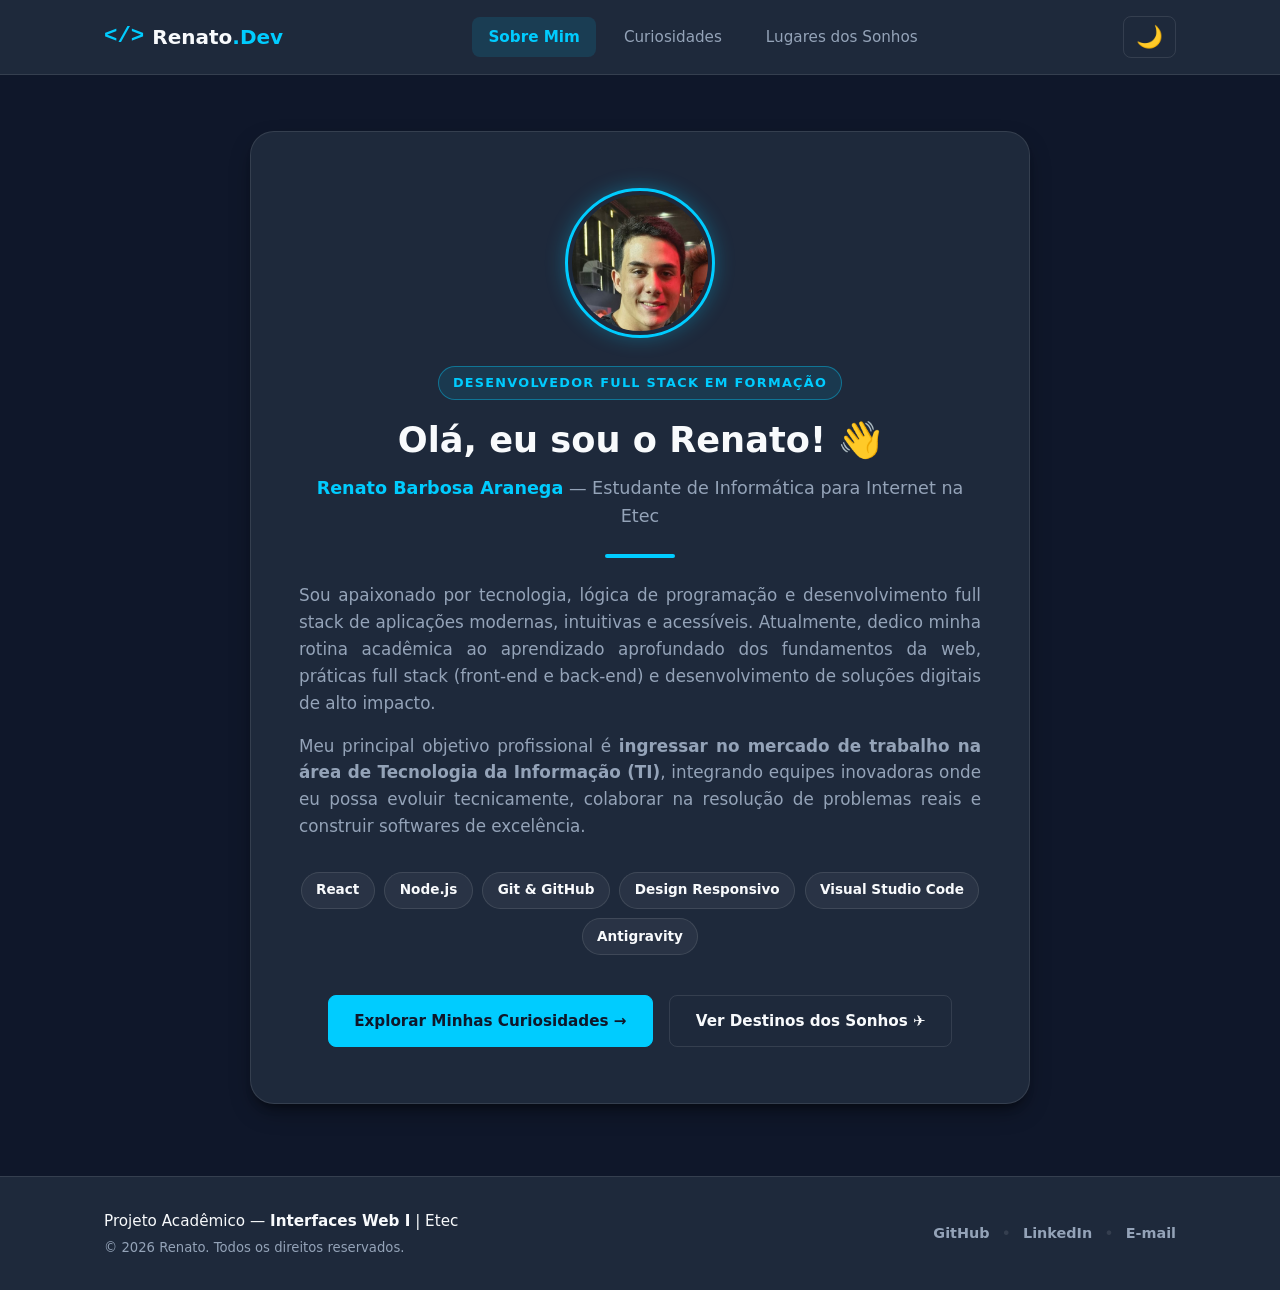
<file: index.html>
<!DOCTYPE html>
<html lang="pt-BR">
<head>
  <meta charset="UTF-8">
  <meta name="viewport" content="width=device-width, initial-scale=1.0">
  <meta name="description" content="Portfólio acadêmico e biografia de Renato - Desenvolvedor Full Stack em formação no Técnico em Informática para Internet na Etec. Projeto da disciplina Interfaces Web I.">
  <title>Sobre Mim | Renato - Desenvolvedor Full Stack</title>

  <!-- Favicon Moderno em SVG Embutido (sem dependências externas) -->
  <link rel="icon" href="data:image/svg+xml,<svg xmlns=%22http://www.w3.org/2000/svg%22 viewBox=%220 0 100 100%22><rect width=%22100%22 height=%22100%22 rx=%2225%22 fill=%22%230f172a%22/><text x=%2250%25%22 y=%2265%25%22 font-size=%2255%22 font-family=%22monospace%22 font-weight=%22bold%22 fill=%22%2300CCFF%22 text-anchor=%22middle%22>&lt;/&gt;</text></svg>">

  <!-- Metatags Open Graph (OG) para Compartilhamento em Redes Sociais -->
  <meta property="og:title" content="Renato Barbosa Aranega | Desenvolvedor Full Stack">
  <meta property="og:description" content="Portfólio acadêmico e biografia de Renato - Estudante do Técnico em Informática para Internet na Etec.">
  <meta property="og:type" content="website">
  <meta property="og:locale" content="pt_BR">
  <meta property="og:image" content="./foto-perfil.jpg">

  <!-- Folha de estilos unificada do projeto -->
  <link rel="stylesheet" href="./style.css">
  
  <!-- Script principal executado de forma assíncrona após a montagem do DOM -->
  <script src="./script.js" defer></script>
</head>
<body>
  <!-- Link de acessibilidade para saltar diretamente para o conteúdo principal via teclado (WCAG) -->
  <a href="#main-content" class="pular-navegacao">Pular para o conteúdo principal</a>

  <!-- Cabeçalho Principal e Barra de Navegação -->
  <header class="cabecalho">
    <div class="recipiente cabecalho-conteudo">
      <!-- Marca / Logo do Aluno -->
      <a href="./index.html" class="logotipo" aria-label="Página inicial">
        <span class="icone-logo">&lt;/&gt;</span>
        <span class="texto-logo">Renato<strong>.Dev</strong></span>
      </a>

      <!-- Menu de Navegação Semântico -->
      <nav class="menu-navegacao" aria-label="Navegação Principal">
        <ul class="lista-navegacao">
          <li><a href="./index.html" class="link-navegacao ativo">Sobre Mim</a></li>
          <li><a href="./curiosidades.html" class="link-navegacao">Curiosidades</a></li>
          <li><a href="./lugares.html" class="link-navegacao">Lugares dos Sonhos</a></li>
        </ul>
      </nav>

      <!-- Botão de Alternância de Tema Claro/Escuro -->
      <button id="botao-tema" class="botao-tema" aria-label="Alternar tema de cores" title="Alternar entre modo escuro e claro">🌙</button>
    </div>
  </header>

  <!-- Conteúdo Principal da Página Sobre Mim -->
  <main id="main-content" class="conteudo-principal">
    <div class="recipiente">
      <section class="secao-perfil" aria-labelledby="titulo-perfil">
        <!-- Cartão Central com Efeito Visual Moderno -->
        <article class="cartao-perfil">
          <!-- Moldura circular com borda na cor de destaque -->
          <div class="moldura-avatar">
            <img 
              src="./foto-perfil.jpg" 
              alt="Foto de perfil de Renato Barbosa Aranega" 
              class="foto-avatar"
              loading="lazy"
            >
          </div>

          <!-- Informações de Identificação e Formação -->
          <span class="etiqueta-destaque">Desenvolvedor Full Stack em Formação</span>
          <h1 id="titulo-perfil" class="nome-perfil">Olá, eu sou o Renato! 👋</h1>
          <p class="subtitulo-perfil"><strong>Renato Barbosa Aranega</strong> — Estudante de Informática para Internet na Etec</p>

          <!-- Divisor decorativo sutil -->
          <div class="divisor-decorativo" aria-hidden="true"></div>

          <!-- Resumo Biográfico e Objetivos de Carreira -->
          <div class="biografia-perfil">
            <p>
              Sou apaixonado por tecnologia, lógica de programação e desenvolvimento full stack de aplicações modernas, intuitivas e acessíveis. Atualmente, dedico minha rotina acadêmica ao aprendizado aprofundado dos fundamentos da web, práticas full stack (front-end e back-end) e desenvolvimento de soluções digitais de alto impacto.
            </p>
            <p>
              Meu principal objetivo profissional é <strong>ingressar no mercado de trabalho na área de Tecnologia da Informação (TI)</strong>, integrando equipes inovadoras onde eu possa evoluir tecnicamente, colaborar na resolução de problemas reais e construir softwares de excelência.
            </p>
          </div>

          <!-- Pílulas de Tecnologias / Competências em Desenvolvimento -->
          <div class="grupo-habilidades" aria-label="Competências técnicas">
            <span class="item-habilidade">React</span>
            <span class="item-habilidade">Node.js</span>
            <span class="item-habilidade">Git & GitHub</span>
            <span class="item-habilidade">Design Responsivo</span>
            <span class="item-habilidade">Visual Studio Code</span>
            <span class="item-habilidade">Antigravity</span>
          </div>

          <!-- Ações Rápidas de Contato / Navegação Interna -->
          <div class="acoes-perfil">
            <a href="./curiosidades.html" class="botao-primario">Explorar Minhas Curiosidades &rarr;</a>
            <a href="./lugares.html" class="botao-secundario">Ver Destinos dos Sonhos ✈️</a>
          </div>
        </article>
      </section>
    </div>
  </main>

  <!-- Rodapé Semântico com Links Conceituais -->
  <footer class="rodape">
    <div class="recipiente rodape-conteudo">
      <div class="rodape-identificacao">
        <p class="texto-etec">Projeto Acadêmico — <strong>Interfaces Web I</strong> | Etec</p>
        <p class="texto-copyright">&copy; 2026 Renato. Todos os direitos reservados.</p>
      </div>

      <!-- Links Conceituais de Contato e Redes Profissionais -->
      <nav class="rodape-links" aria-label="Links profissionais">
        <a href="https://github.com/Renato-Aranega" target="_blank" rel="noopener noreferrer" class="link-social" aria-label="Acessar perfil de Renato no GitHub">GitHub</a>
        <span class="separador-social" aria-hidden="true">•</span>
        <a href="https://www.linkedin.com/in/renato-aranega/" target="_blank" rel="noopener noreferrer" class="link-social" aria-label="Acessar perfil de Renato no LinkedIn">LinkedIn</a>
        <span class="separador-social" aria-hidden="true">•</span>
        <a href="mailto:renato.aranega2026@gmail.com" class="link-social" aria-label="Enviar mensagem por E-mail">E-mail</a>
      </nav>
    </div>
  </footer>
</body>
</html>
</file>
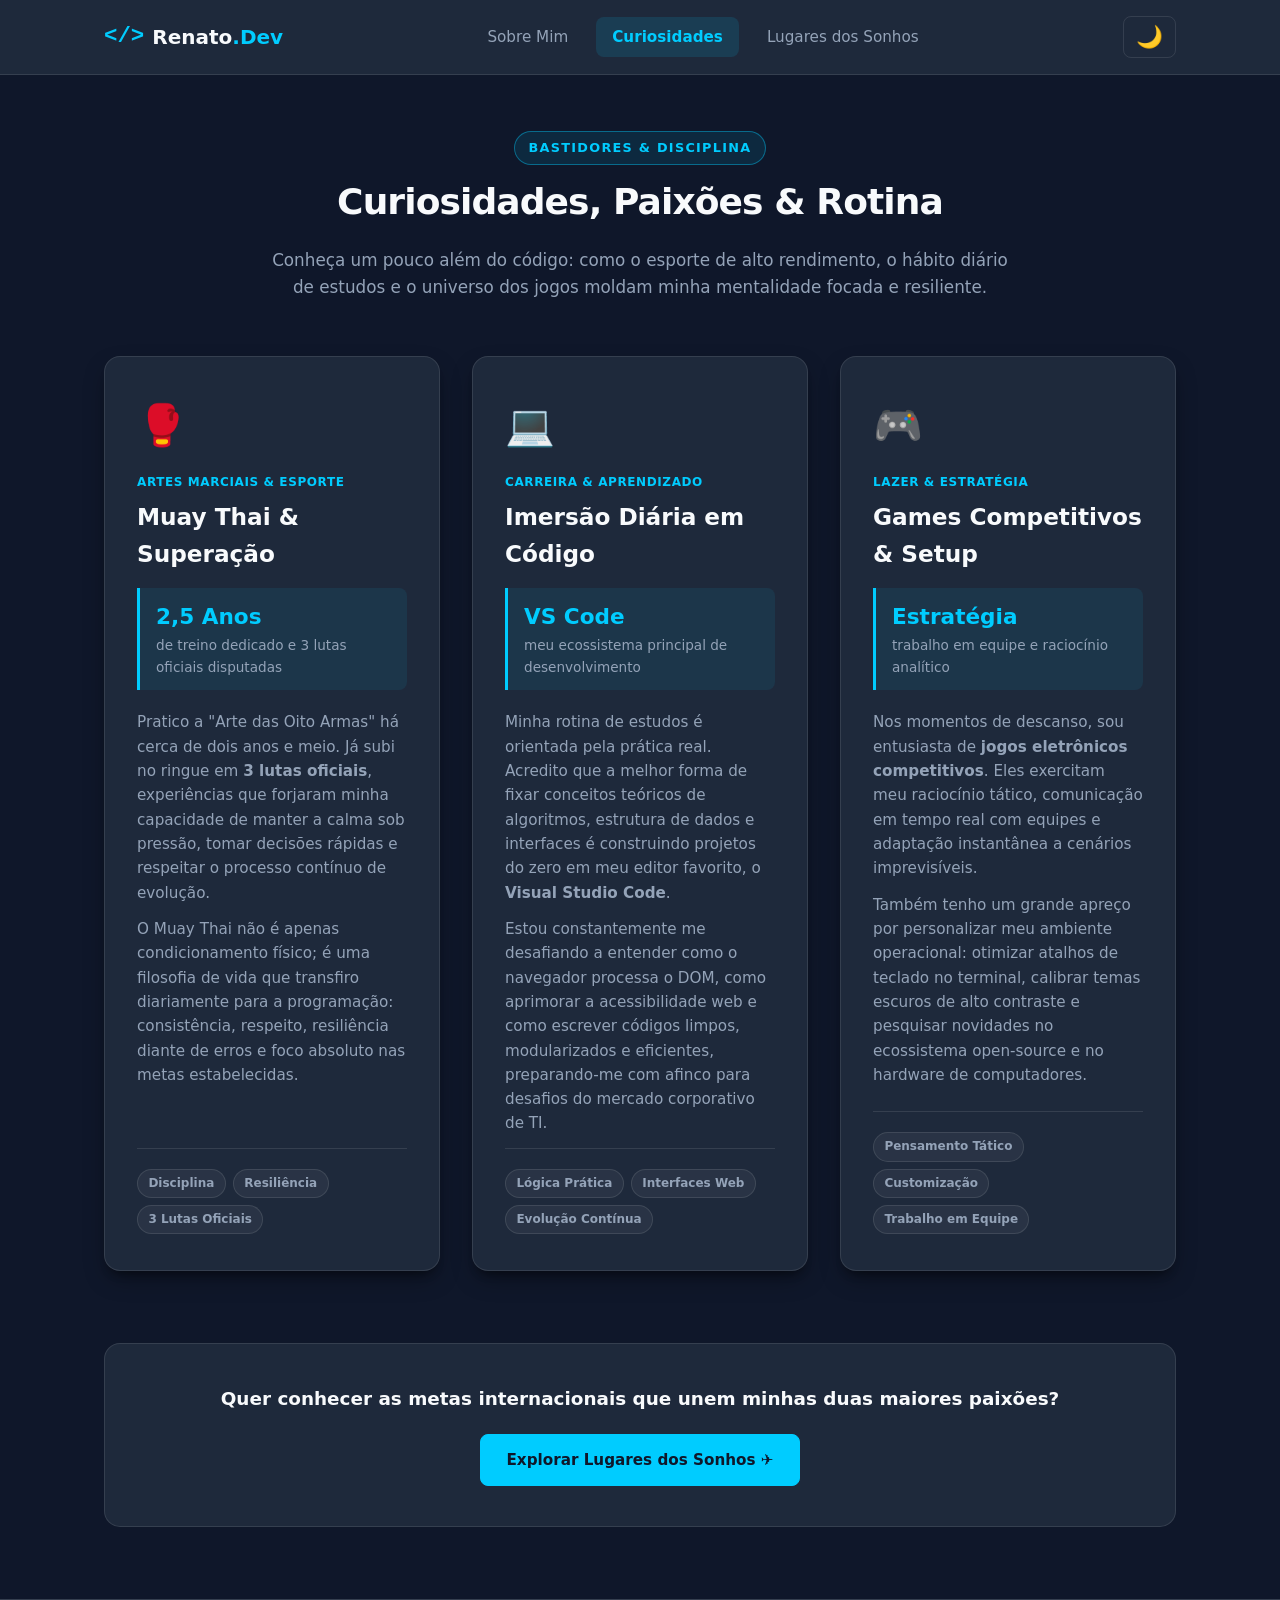
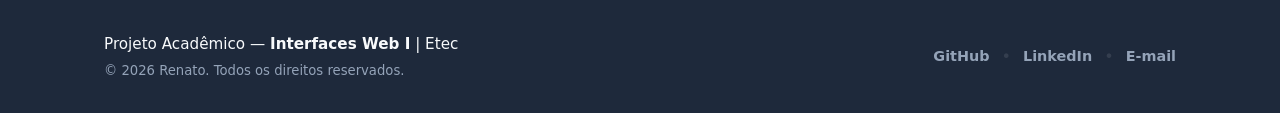
<file: curiosidades.html>
<!DOCTYPE html>
<html lang="pt-BR">
<head>
  <meta charset="UTF-8">
  <meta name="viewport" content="width=device-width, initial-scale=1.0">
  <meta name="description" content="Curiosidades e rotina pessoal de Renato: Muay Thai, disciplina marcial, rotina de estudos tech e hobbies digitais.">
  <title>Curiosidades & Rotina | Renato - Desenvolvedor Full Stack</title>

  <!-- Favicon Moderno em SVG Embutido (sem dependências externas) -->
  <link rel="icon" href="data:image/svg+xml,<svg xmlns=%22http://www.w3.org/2000/svg%22 viewBox=%220 0 100 100%22><rect width=%22100%22 height=%22100%22 rx=%2225%22 fill=%22%230f172a%22/><text x=%2250%25%22 y=%2265%25%22 font-size=%2255%22 font-family=%22monospace%22 font-weight=%22bold%22 fill=%22%2300CCFF%22 text-anchor=%22middle%22>&lt;/&gt;</text></svg>">

  <!-- Metatags Open Graph (OG) para Compartilhamento em Redes Sociais -->
  <meta property="og:title" content="Curiosidades & Rotina | Renato Barbosa Aranega">
  <meta property="og:description" content="Descubra a rotina de Muay Thai, dedicação aos estudos de desenvolvimento e hobbies de Renato.">
  <meta property="og:type" content="website">
  <meta property="og:locale" content="pt_BR">
  <meta property="og:image" content="./foto-perfil.jpg">

  <!-- Folha de estilos unificada do projeto -->
  <link rel="stylesheet" href="./style.css">
  
  <!-- Script principal executado de forma assíncrona após a montagem do DOM -->
  <script src="./script.js" defer></script>
</head>
<body>
  <!-- Link de acessibilidade para saltar diretamente para o conteúdo principal via teclado (WCAG) -->
  <a href="#main-content" class="pular-navegacao">Pular para o conteúdo principal</a>

  <!-- Cabeçalho Principal e Barra de Navegação -->
  <header class="cabecalho">
    <div class="recipiente cabecalho-conteudo">
      <!-- Marca / Logo do Aluno -->
      <a href="./index.html" class="logotipo" aria-label="Página inicial">
        <span class="icone-logo">&lt;/&gt;</span>
        <span class="texto-logo">Renato<strong>.Dev</strong></span>
      </a>

      <!-- Menu de Navegação Semântico -->
      <nav class="menu-navegacao" aria-label="Navegação Principal">
        <ul class="lista-navegacao">
          <li><a href="./index.html" class="link-navegacao">Sobre Mim</a></li>
          <li><a href="./curiosidades.html" class="link-navegacao ativo">Curiosidades</a></li>
          <li><a href="./lugares.html" class="link-navegacao">Lugares dos Sonhos</a></li>
        </ul>
      </nav>

      <!-- Botão de Alternância de Tema Claro/Escuro -->
      <button id="botao-tema" class="botao-tema" aria-label="Alternar tema de cores" title="Alternar entre modo escuro e claro">🌙</button>
    </div>
  </header>

  <!-- Conteúdo Principal da Página Curiosidades -->
  <main id="main-content" class="conteudo-principal">
    <div class="recipiente">
      <!-- Cabeçalho introdutório da seção -->
      <section class="secao-cabecalho" aria-labelledby="titulo-curiosidades">
        <span class="etiqueta-destaque">Bastidores & Disciplina</span>
        <h1 id="titulo-curiosidades" class="titulo-secao">Curiosidades, Paixões & Rotina</h1>
        <p class="descricao-secao">
          Conheça um pouco além do código: como o esporte de alto rendimento, o hábito diário de estudos e o universo dos jogos moldam minha mentalidade focada e resiliente.
        </p>
      </section>

      <!-- Grade com os 3 Cartões de Curiosidades -->
      <section class="grade-curiosidades" aria-label="Lista de curiosidades pessoais">
        
        <!-- Cartão 1: Artes Marciais / Muay Thai -->
        <article class="cartao-curiosidade">
          <div class="icone-cartao" aria-hidden="true">🥊</div>
          <span class="etiqueta-cartao">Artes Marciais & Esporte</span>
          <h2 class="titulo-cartao">Muay Thai & Superação</h2>
          
          <div class="destaque-estatistica">
            <span class="valor-estatistica">2,5 Anos</span>
            <span class="legenda-estatistica">de treino dedicado e 3 lutas oficiais disputadas</span>
          </div>

          <p class="texto-cartao">
            Pratico a "Arte das Oito Armas" há cerca de dois anos e meio. Já subi no ringue em <strong>3 lutas oficiais</strong>, experiências que forjaram minha capacidade de manter a calma sob pressão, tomar decisões rápidas e respeitar o processo contínuo de evolução.
          </p>
          <p class="texto-cartao">
            O Muay Thai não é apenas condicionamento físico; é uma filosofia de vida que transfiro diariamente para a programação: consistência, respeito, resiliência diante de erros e foco absoluto nas metas estabelecidas.
          </p>

          <div class="divisor-cartao" aria-hidden="true"></div>
          
          <div class="tags-cartao">
            <span class="item-tag">Disciplina</span>
            <span class="item-tag">Resiliência</span>
            <span class="item-tag">3 Lutas Oficiais</span>
          </div>
        </article>

        <!-- Cartão 2: Foco na Área Tech -->
        <article class="cartao-curiosidade">
          <div class="icone-cartao" aria-hidden="true">💻</div>
          <span class="etiqueta-cartao">Carreira & Aprendizado</span>
          <h2 class="titulo-cartao">Imersão Diária em Código</h2>
          
          <div class="destaque-estatistica">
            <span class="valor-estatistica">VS Code</span>
            <span class="legenda-estatistica">meu ecossistema principal de desenvolvimento</span>
          </div>

          <p class="texto-cartao">
            Minha rotina de estudos é orientada pela prática real. Acredito que a melhor forma de fixar conceitos teóricos de algoritmos, estrutura de dados e interfaces é construindo projetos do zero em meu editor favorito, o <strong>Visual Studio Code</strong>.
          </p>
          <p class="texto-cartao">
            Estou constantemente me desafiando a entender como o navegador processa o DOM, como aprimorar a acessibilidade web e como escrever códigos limpos, modularizados e eficientes, preparando-me com afinco para desafios do mercado corporativo de TI.
          </p>

          <div class="divisor-cartao" aria-hidden="true"></div>

          <div class="tags-cartao">
            <span class="item-tag">Lógica Prática</span>
            <span class="item-tag">Interfaces Web</span>
            <span class="item-tag">Evolução Contínua</span>
          </div>
        </article>

        <!-- Cartão 3: Hobbies & Games -->
        <article class="cartao-curiosidade">
          <div class="icone-cartao" aria-hidden="true">🎮</div>
          <span class="etiqueta-cartao">Lazer & Estratégia</span>
          <h2 class="titulo-cartao">Games Competitivos & Setup</h2>
          
          <div class="destaque-estatistica">
            <span class="valor-estatistica">Estratégia</span>
            <span class="legenda-estatistica">trabalho em equipe e raciocínio analítico</span>
          </div>

          <p class="texto-cartao">
            Nos momentos de descanso, sou entusiasta de <strong>jogos eletrônicos competitivos</strong>. Eles exercitam meu raciocínio tático, comunicação em tempo real com equipes e adaptação instantânea a cenários imprevisíveis.
          </p>
          <p class="texto-cartao">
            Também tenho um grande apreço por personalizar meu ambiente operacional: otimizar atalhos de teclado no terminal, calibrar temas escuros de alto contraste e pesquisar novidades no ecossistema open-source e no hardware de computadores.
          </p>

          <div class="divisor-cartao" aria-hidden="true"></div>

          <div class="tags-cartao">
            <span class="item-tag">Pensamento Tático</span>
            <span class="item-tag">Customização</span>
            <span class="item-tag">Trabalho em Equipe</span>
          </div>
        </article>

      </section>

      <!-- Seção de navegação complementar -->
      <section class="secao-chamada" aria-label="Navegação complementar">
        <p class="texto-chamada">Quer conhecer as metas internacionais que unem minhas duas maiores paixões?</p>
        <a href="./lugares.html" class="botao-primario">Explorar Lugares dos Sonhos ✈️</a>
      </section>
    </div>
  </main>

  <!-- Rodapé Semântico com Links Conceituais -->
  <footer class="rodape">
    <div class="recipiente rodape-conteudo">
      <div class="rodape-identificacao">
        <p class="texto-etec">Projeto Acadêmico — <strong>Interfaces Web I</strong> | Etec</p>
        <p class="texto-copyright">&copy; 2026 Renato. Todos os direitos reservados.</p>
      </div>

      <!-- Links Conceituais de Contato e Redes Profissionais -->
      <nav class="rodape-links" aria-label="Links profissionais">
        <a href="https://github.com/Renato-Aranega" target="_blank" rel="noopener noreferrer" class="link-social" aria-label="Acessar perfil de Renato no GitHub">GitHub</a>
        <span class="separador-social" aria-hidden="true">•</span>
        <a href="https://www.linkedin.com/in/renato-aranega/" target="_blank" rel="noopener noreferrer" class="link-social" aria-label="Acessar perfil de Renato no LinkedIn">LinkedIn</a>
        <span class="separador-social" aria-hidden="true">•</span>
        <a href="mailto:renato.aranega2026@gmail.com" class="link-social" aria-label="Enviar mensagem por E-mail">E-mail</a>
      </nav>
    </div>
  </footer>
</body>
</html>
</file>
<file: style.css>
/* ==========================================================================
   FOLHA DE ESTILOS UNIFICADA - TRABALHO PRÁTICO INTERFACES WEB I (ETEC)
   Aluno: Renato | Curso: Técnico em Informática para Internet
   Conceito: Design estático moderno, acessível, responsivo e com alternador de temas.
   ========================================================================== */

/* --------------------------------------------------------------------------
   1. DEFINIÇÃO DAS VARIÁVEIS CSS (CUSTOM PROPERTIES)
   Variáveis declaradas em português para controle unificado de paletas e medidas.
   -------------------------------------------------------------------------- */
:root {
  /* Paleta Padrão: Modo Escuro (Dark Mode) */
  --cor-fundo: #0f172a;            /* Azul escuro profundo (slate-900) */
  --cor-cartao: #1e293b;           /* Superfície elevada para cards (slate-800) */
  --cor-texto-principal: #f8fafc;  /* Branco luminoso para títulos e leitura principal */
  --cor-texto-secundario: #94a3b8; /* Cinza claro suave para legendas e parágrafos */
  --cor-destaque: #00CCFF;         /* Azul ciano vibrante para contrastes e botões */
  
  /* Variáveis de suporte estrutural */
  --cor-borda: rgba(255, 255, 255, 0.1);
  --cor-borda-destaque: rgba(0, 204, 255, 0.4);
  --sombra-cartao: 0 10px 25px -5px rgba(0, 0, 0, 0.4), 0 8px 10px -6px rgba(0, 0, 0, 0.4);
  --sombra-hover: 0 20px 30px -10px rgba(0, 204, 255, 0.25);
  
  /* Tipografia do sistema (rápida, nativa e nítida) */
  --fonte-principal: system-ui, -apple-system, BlinkMacSystemFont, 'Segoe UI', Roboto, Helvetica, Arial, sans-serif;
  
  /* Curvatura de bordas e transição global suave */
  --raio-borda-p: 8px;
  --raio-borda-m: 16px;
  --raio-borda-g: 24px;
  --raio-circulo: 50%;
  --transicao-suave: all 0.3s cubic-bezier(0.4, 0, 0.2, 1);
}

/* --------------------------------------------------------------------------
   PALETA ALTERNATIVA: MODO CLARO (LIGHT MODE)
   Ativada dinamicamente quando a classe .modo-claro é aplicada ao <body>
   -------------------------------------------------------------------------- */
body.modo-claro {
  --cor-fundo: #f1f5f9;            /* Cinza suave para descanso visual (slate-100) */
  --cor-cartao: #ffffff;           /* Fundo branco puro para cartões */
  --cor-texto-principal: #0f172a;  /* Azul ardósia escuro para máxima legibilidade */
  --cor-texto-secundario: #475569; /* Cinza médio balanceado */
  --cor-destaque: #0284c7;         /* Azul oceano com alto índice de contraste WCAG */
  
  --cor-borda: rgba(15, 23, 42, 0.1);
  --cor-borda-destaque: rgba(2, 132, 199, 0.4);
  --sombra-cartao: 0 10px 20px -5px rgba(15, 23, 42, 0.08), 0 4px 6px -2px rgba(15, 23, 42, 0.04);
  --sombra-hover: 0 16px 24px -6px rgba(2, 132, 199, 0.2);
}

/* --------------------------------------------------------------------------
   2. RESET CSS BÁSICO E CONFIGURAÇÕES GLOBAIS
   Garante consistência de renderização entre diferentes navegadores.
   -------------------------------------------------------------------------- */
*, *::before, *::after {
  margin: 0;
  padding: 0;
  box-sizing: border-box;
}

html {
  font-size: 100%; /* 16px por padrão */
  scroll-behavior: smooth;
  overflow-x: hidden;
}

body {
  font-family: var(--fonte-principal);
  background-color: var(--cor-fundo);
  color: var(--cor-texto-principal);
  min-height: 100vh;
  display: flex;
  flex-direction: column;
  line-height: 1.6;
  overflow-x: hidden;
  transition: background-color 0.3s ease, color 0.3s ease;
  -webkit-font-smoothing: antialiased;
}

/* Link de salto de acessibilidade (WCAG 2.1) - Visível apenas quando focado via teclado */
.pular-navegacao {
  position: absolute;
  top: -9999px;
  left: 1.5rem;
  background-color: var(--cor-destaque);
  color: #0f172a;
  padding: 0.6rem 1.2rem;
  border-radius: var(--raio-borda-p);
  font-weight: 700;
  text-decoration: none;
  z-index: 9999;
  box-shadow: 0 4px 12px rgba(0, 0, 0, 0.3);
  transition: top 0.2s ease-in-out;
}

.pular-navegacao:focus {
  top: 1.5rem;
}

/* --------------------------------------------------------------------------
   3. RECIPIENTE E UTILITÁRIOS DE LAYOUT
   Centraliza e restringe a largura dos blocos de conteúdo com espaçamentos fluidos.
   -------------------------------------------------------------------------- */
.recipiente {
  width: 100%;
  max-width: 1120px;
  margin-left: auto;
  margin-right: auto;
  padding-left: 1.5rem;
  padding-right: 1.5rem;
}

/* --------------------------------------------------------------------------
   4. CABEÇALHO E MENU DE NAVEGAÇÃO
   Estrutura fixa ou de topo com alinhamento flexível e botão de alternância.
   -------------------------------------------------------------------------- */
.cabecalho {
  background-color: var(--cor-cartao);
  border-bottom: 1px solid var(--cor-borda);
  position: sticky;
  top: 0;
  z-index: 100;
  transition: var(--transicao-suave);
  backdrop-filter: blur(8px);
}

.cabecalho-conteudo {
  display: flex;
  align-items: center;
  justify-content: space-between;
  padding-top: 1rem;
  padding-bottom: 1rem;
  gap: 1.5rem;
}

/* Logotipo / Marca */
.logotipo {
  display: inline-flex;
  align-items: center;
  gap: 0.5rem;
  text-decoration: none;
  color: var(--cor-texto-principal);
  font-size: 1.25rem;
  font-weight: 700;
  transition: var(--transicao-suave);
}

.icone-logo {
  color: var(--cor-destaque);
  font-family: monospace;
  font-size: 1.4rem;
  font-weight: 800;
}

.logotipo:hover {
  transform: scale(1.03);
}

.logotipo strong {
  color: var(--cor-destaque);
}

/* Lista do Menu de Navegação */
.menu-navegacao {
  display: flex;
  align-items: center;
}

.lista-navegacao {
  list-style: none;
  display: flex;
  align-items: center;
  gap: 0.75rem;
}

/* Links de Navegação com Indicador Ativo */
.link-navegacao {
  display: inline-block;
  padding: 0.5rem 1rem;
  color: var(--cor-texto-secundario);
  text-decoration: none;
  font-weight: 500;
  font-size: 0.95rem;
  border-radius: var(--raio-borda-p);
  transition: var(--transicao-suave);
  position: relative;
}

.link-navegacao:hover {
  color: var(--cor-texto-principal);
  background-color: rgba(0, 204, 255, 0.08);
}

/* Classe de identificação da página atual (Requisito da Etec) */
.link-navegacao.ativo {
  color: var(--cor-destaque);
  background-color: rgba(0, 204, 255, 0.12);
  font-weight: 700;
}

/* Botão de Alternância de Tema (Dark/Light) */
.botao-tema {
  background-color: transparent;
  border: 1px solid var(--cor-borda);
  color: var(--cor-texto-principal);
  font-size: 1.35rem;
  cursor: pointer;
  padding: 0.45rem 0.75rem;
  border-radius: var(--raio-borda-p);
  display: inline-flex;
  align-items: center;
  justify-content: center;
  transition: var(--transicao-suave);
  user-select: none;
}

.botao-tema:hover {
  border-color: var(--cor-destaque);
  background-color: rgba(0, 204, 255, 0.1);
  transform: translateY(-2px);
}

.botao-tema:active {
  transform: scale(0.92);
}

/* --------------------------------------------------------------------------
   5. CONTEÚDO PRINCIPAL (ÁREA CENTRAL FLEXÍVEL)
   -------------------------------------------------------------------------- */
.conteudo-principal {
  flex: 1;
  padding-top: 3.5rem;
  padding-bottom: 4.5rem;
}

/* Cabeçalho de seções nas páginas internas */
.secao-cabecalho {
  text-align: center;
  max-width: 760px;
  margin-left: auto;
  margin-right: auto;
  margin-bottom: 3.5rem;
}

.titulo-secao {
  font-size: 2.25rem;
  font-weight: 800;
  letter-spacing: -0.025em;
  margin-top: 0.5rem;
  margin-bottom: 1rem;
}

.descricao-secao {
  font-size: 1.05rem;
  color: var(--cor-texto-secundario);
}

/* Etiqueta de destaque / Eyebrow */
.etiqueta-destaque {
  display: inline-block;
  font-size: 0.8rem;
  text-transform: uppercase;
  letter-spacing: 0.1em;
  font-weight: 700;
  color: var(--cor-destaque);
  background-color: rgba(0, 204, 255, 0.1);
  padding: 0.35rem 0.85rem;
  border-radius: 9999px;
  border: 1px solid var(--cor-borda-destaque);
}

/* --------------------------------------------------------------------------
   6. PÁGINA 1: CARTÃO DE PERFIL (INDEX.HTML)
   Estrutura centralizada e limpa focada na biografia do aluno.
   -------------------------------------------------------------------------- */
.secao-perfil {
  display: flex;
  justify-content: center;
  align-items: center;
}

.cartao-perfil {
  background-color: var(--cor-cartao);
  border: 1px solid var(--cor-borda);
  border-radius: var(--raio-borda-g);
  padding: 3.5rem 3rem;
  max-width: 780px;
  width: 100%;
  text-align: center;
  box-shadow: var(--sombra-cartao);
  transition: var(--transicao-suave);
}

.cartao-perfil:hover {
  border-color: var(--cor-borda-destaque);
  box-shadow: var(--sombra-hover);
}

/* Moldura e Imagem Circular do Avatar */
.moldura-avatar {
  width: 150px;
  height: 150px;
  margin: 0 auto 1.75rem auto;
  border-radius: var(--raio-circulo);
  padding: 4px;
  border: 3px solid var(--cor-destaque);
  box-shadow: 0 0 20px rgba(0, 204, 255, 0.3);
  overflow: hidden;
  transition: var(--transicao-suave);
}

.moldura-avatar:hover {
  transform: scale(1.05) rotate(2deg);
}

.foto-avatar {
  width: 100%;
  height: 100%;
  object-fit: cover;
  border-radius: var(--raio-circulo);
  display: block;
}

.nome-perfil {
  font-size: 2.2rem;
  font-weight: 800;
  margin-top: 0.75rem;
  margin-bottom: 0.35rem;
}

.subtitulo-perfil {
  font-size: 1.1rem;
  color: var(--cor-texto-secundario);
}

.subtitulo-perfil strong {
  color: var(--cor-destaque);
}

.divisor-decorativo {
  width: 70px;
  height: 4px;
  background-color: var(--cor-destaque);
  border-radius: 9999px;
  margin: 1.5rem auto;
}

.biografia-perfil {
  color: var(--cor-texto-secundario);
  font-size: 1.05rem;
  margin-bottom: 2rem;
  display: flex;
  flex-direction: column;
  gap: 1rem;
  text-align: justify;
}

/* Pílulas de Tecnologias / Competências */
.grupo-habilidades {
  display: flex;
  flex-wrap: wrap;
  justify-content: center;
  gap: 0.6rem;
  margin-bottom: 2.5rem;
}

.item-habilidade {
  font-size: 0.85rem;
  font-weight: 600;
  padding: 0.4rem 0.9rem;
  background-color: rgba(255, 255, 255, 0.05);
  border: 1px solid var(--cor-borda);
  border-radius: 9999px;
  color: var(--cor-texto-principal);
  transition: var(--transicao-suave);
}

body.modo-claro .item-habilidade {
  background-color: rgba(15, 23, 42, 0.05);
}

.item-habilidade:hover {
  border-color: var(--cor-destaque);
  color: var(--cor-destaque);
  transform: translateY(-2px);
}

/* Botões de Ação */
.acoes-perfil {
  display: flex;
  flex-wrap: wrap;
  justify-content: center;
  gap: 1rem;
}

.botao-primario,
.botao-secundario {
  display: inline-flex;
  align-items: center;
  justify-content: center;
  padding: 0.8rem 1.6rem;
  border-radius: var(--raio-borda-p);
  font-weight: 600;
  font-size: 0.95rem;
  text-decoration: none;
  cursor: pointer;
  transition: var(--transicao-suave);
}

.botao-primario {
  background-color: var(--cor-destaque);
  color: #0f172a; /* Garante alto contraste com o ciano */
  border: 1px solid var(--cor-destaque);
}

.botao-primario:hover {
  filter: brightness(1.1);
  transform: translateY(-3px);
  box-shadow: 0 10px 20px -5px rgba(0, 204, 255, 0.4);
}

.botao-secundario {
  background-color: transparent;
  color: var(--cor-texto-principal);
  border: 1px solid var(--cor-borda);
}

.botao-secundario:hover {
  border-color: var(--cor-destaque);
  color: var(--cor-destaque);
  transform: translateY(-3px);
}

/* --------------------------------------------------------------------------
   7. PÁGINA 2: GRADE DE CURIOSIDADES (CURIOSIDADES.HTML)
   Estrutura em Flexbox adaptativo para exibição dos 3 cartões temáticos.
   -------------------------------------------------------------------------- */
.grade-curiosidades {
  display: flex;
  flex-wrap: wrap;
  gap: 2rem;
  justify-content: center;
}

.cartao-curiosidade {
  background-color: var(--cor-cartao);
  border: 1px solid var(--cor-borda);
  border-radius: var(--raio-borda-m);
  padding: 2.25rem 2rem;
  flex: 1 1 320px;
  max-width: 360px;
  display: flex;
  flex-direction: column;
  box-shadow: var(--sombra-cartao);
  transition: var(--transicao-suave);
  position: relative;
}

.cartao-curiosidade:hover {
  transform: translateY(-6px);
  border-color: var(--cor-borda-destaque);
  box-shadow: var(--sombra-hover);
}

.icone-cartao {
  font-size: 2.5rem;
  margin-bottom: 1rem;
}

.etiqueta-cartao {
  font-size: 0.75rem;
  font-weight: 700;
  text-transform: uppercase;
  color: var(--cor-destaque);
  letter-spacing: 0.05em;
  margin-bottom: 0.35rem;
}

.titulo-cartao {
  font-size: 1.45rem;
  font-weight: 700;
  margin-bottom: 1rem;
}

/* Destaque numérico / estatística */
.destaque-estatistica {
  background-color: rgba(0, 204, 255, 0.08);
  border-left: 3px solid var(--cor-destaque);
  padding: 0.75rem 1rem;
  border-radius: 0 var(--raio-borda-p) var(--raio-borda-p) 0;
  margin-bottom: 1.25rem;
  display: flex;
  flex-direction: column;
}

.valor-estatistica {
  font-size: 1.35rem;
  font-weight: 800;
  color: var(--cor-destaque);
}

.legenda-estatistica {
  font-size: 0.85rem;
  color: var(--cor-texto-secundario);
}

.texto-cartao {
  color: var(--cor-texto-secundario);
  font-size: 0.95rem;
  margin-bottom: 0.75rem;
}

.divisor-cartao {
  height: 1px;
  background-color: var(--cor-borda);
  margin-top: auto;
  margin-bottom: 1.25rem;
}

.tags-cartao {
  display: flex;
  flex-wrap: wrap;
  gap: 0.45rem;
}

.item-tag {
  font-size: 0.75rem;
  font-weight: 600;
  padding: 0.25rem 0.65rem;
  background-color: rgba(255, 255, 255, 0.05);
  border: 1px solid var(--cor-borda);
  border-radius: 9999px;
  color: var(--cor-texto-secundario);
}

body.modo-claro .item-tag {
  background-color: rgba(15, 23, 42, 0.05);
}

/* Seção de Chamada para Ação no fim das páginas */
.secao-chamada {
  margin-top: 4.5rem;
  text-align: center;
  background-color: var(--cor-cartao);
  border: 1px solid var(--cor-borda);
  padding: 2.5rem 2rem;
  border-radius: var(--raio-borda-m);
  display: flex;
  flex-direction: column;
  align-items: center;
  gap: 1.25rem;
}

.texto-chamada {
  font-size: 1.15rem;
  font-weight: 600;
  color: var(--cor-texto-principal);
}

/* --------------------------------------------------------------------------
   8. PÁGINA 3: DESTINOS DOS SONHOS (LUGARES.HTML)
   Cartões horizontais/verticais com imagem, tags e descrição detalhada.
   -------------------------------------------------------------------------- */
.grade-destinos {
  display: flex;
  flex-direction: column;
  gap: 3rem;
  max-width: 980px;
  margin-left: auto;
  margin-right: auto;
}

.cartao-destino {
  background-color: var(--cor-cartao);
  border: 1px solid var(--cor-borda);
  border-radius: var(--raio-borda-m);
  overflow: hidden;
  box-shadow: var(--sombra-cartao);
  display: flex;
  flex-direction: row;
  transition: var(--transicao-suave);
}

.cartao-destino:hover {
  transform: translateY(-5px);
  border-color: var(--cor-borda-destaque);
  box-shadow: var(--sombra-hover);
}

.moldura-imagem-destino {
  flex: 1 1 45%;
  position: relative;
  min-height: 320px;
  overflow: hidden;
}

.imagem-destino {
  width: 100%;
  height: 100%;
  object-fit: cover;
  display: block;
  transition: transform 0.6s ease;
}

.cartao-destino:hover .imagem-destino {
  transform: scale(1.05);
}

.emblema-destino {
  position: absolute;
  top: 1rem;
  left: 1rem;
  background-color: rgba(15, 23, 42, 0.85);
  color: var(--cor-destaque);
  border: 1px solid var(--cor-destaque);
  font-size: 0.75rem;
  font-weight: 700;
  padding: 0.35rem 0.75rem;
  border-radius: 9999px;
  backdrop-filter: blur(4px);
}

.conteudo-cartao-destino {
  flex: 1 1 55%;
  padding: 2.5rem;
  display: flex;
  flex-direction: column;
  justify-content: center;
}

.cabecalho-cartao-destino {
  margin-bottom: 1rem;
}

.titulo-destino {
  font-size: 1.85rem;
  font-weight: 800;
  margin-bottom: 0.25rem;
}

.subtitulo-destino {
  font-size: 0.95rem;
  color: var(--cor-destaque);
  font-weight: 600;
}

.tag-destaque {
  border-color: var(--cor-destaque) !important;
  color: var(--cor-destaque) !important;
}

.texto-destino {
  color: var(--cor-texto-secundario);
  font-size: 0.95rem;
  margin-top: 1rem;
  margin-bottom: 0.75rem;
  line-height: 1.6;
}

.detalhes-meta {
  margin-top: 1rem;
  padding-top: 1rem;
  border-top: 1px solid var(--cor-borda);
  font-size: 0.85rem;
}

.rotulo-meta {
  font-weight: 700;
  color: var(--cor-texto-principal);
  display: block;
  margin-bottom: 0.2rem;
}

.valor-meta {
  color: var(--cor-texto-secundario);
}

/* --------------------------------------------------------------------------
   9. RODAPÉ INSTITUCIONAL (FOOTER)
   -------------------------------------------------------------------------- */
.rodape {
  background-color: var(--cor-cartao);
  border-top: 1px solid var(--cor-borda);
  padding-top: 2rem;
  padding-bottom: 2rem;
  margin-top: auto;
  transition: var(--transicao-suave);
}

.rodape-conteudo {
  display: flex;
  align-items: center;
  justify-content: space-between;
  flex-wrap: wrap;
  gap: 1.25rem;
}

.texto-etec {
  font-size: 0.95rem;
  color: var(--cor-texto-principal);
}

.texto-copyright {
  font-size: 0.825rem;
  color: var(--cor-texto-secundario);
  margin-top: 0.25rem;
}

.rodape-links {
  display: flex;
  align-items: center;
  gap: 0.75rem;
}

.link-social {
  color: var(--cor-texto-secundario);
  text-decoration: none;
  font-size: 0.9rem;
  font-weight: 600;
  transition: var(--transicao-suave);
}

.link-social:hover {
  color: var(--cor-destaque);
}

.separador-social {
  color: var(--cor-borda);
  user-select: none;
}

/* --------------------------------------------------------------------------
   10. MEDIA QUERIES (DESIGN RESPONSIVO AVANÇADO: TABLET E MOBILE)
   Garante adaptação fluida em todas as resoluções com alvos de toque WCAG (44px+)
   -------------------------------------------------------------------------- */

/* --- TABLETS EM MODO PAISAGEM E TELAS MÉDIAS (Abaixo de 1024px) --- */
@media (max-width: 1024px) {
  .recipiente {
    max-width: 900px;
    padding-left: 1.5rem;
    padding-right: 1.5rem;
  }

  .grade-curiosidades {
    gap: 1.5rem;
  }

  .cartao-curiosidade {
    flex: 1 1 calc(50% - 1.5rem);
    max-width: 100%;
  }

  .cartao-destino {
    margin-left: 0;
    margin-right: 0;
  }
}

/* --- TABLETS EM MODO RETRATO E DISPOSITIVOS MÉDIOS (Abaixo de 768px) --- */
@media (max-width: 768px) {
  .conteudo-principal {
    padding-top: 2.5rem;
    padding-bottom: 3.5rem;
  }

  /* Cabeçalho Responsivo */
  .cabecalho-conteudo {
    flex-wrap: wrap;
    justify-content: space-between;
    gap: 0.85rem;
    padding-top: 0.85rem;
    padding-bottom: 0.85rem;
  }

  .menu-navegacao {
    order: 3;
    width: 100%;
    justify-content: center;
  }

  .lista-navegacao {
    width: 100%;
    justify-content: center;
    gap: 0.5rem;
  }

  .link-navegacao {
    font-size: 0.9rem;
    padding: 0.45rem 0.8rem;
  }

  /* Seções e Títulos */
  .secao-cabecalho {
    margin-bottom: 2.5rem;
  }

  .titulo-secao {
    font-size: 1.95rem;
  }

  .descricao-secao {
    font-size: 1rem;
  }

  /* Cartão de Perfil */
  .cartao-perfil {
    padding: 2.75rem 1.75rem;
  }

  .moldura-avatar {
    width: 135px;
    height: 135px;
    margin-bottom: 1.5rem;
  }

  .nome-perfil {
    font-size: 1.9rem;
  }

  .subtitulo-perfil {
    font-size: 1rem;
  }

  .biografia-perfil {
    font-size: 1rem;
  }

  /* Cartões de Curiosidades */
  .grade-curiosidades {
    flex-direction: column;
    gap: 1.5rem;
  }

  .cartao-curiosidade {
    flex: 1 1 100%;
    max-width: 100%;
    padding: 2rem 1.75rem;
  }

  /* Cartões de Destinos */
  .grade-destinos {
    gap: 2rem;
  }

  .cartao-destino {
    flex-direction: column;
  }

  .moldura-imagem-destino {
    min-height: 260px;
    max-height: 320px;
    flex: none;
  }

  .conteudo-cartao-destino {
    padding: 2rem 1.75rem;
    flex: none;
  }

  .titulo-destino {
    font-size: 1.65rem;
  }
}

/* --- SMARTPHONES E TELAS MOBILE (Abaixo de 480px) --- */
@media (max-width: 480px) {
  .recipiente {
    padding-left: 1rem;
    padding-right: 1rem;
  }

  .conteudo-principal {
    padding-top: 1.75rem;
    padding-bottom: 2.75rem;
  }

  /* Cabeçalho Compacto e Centrado */
  .cabecalho-conteudo {
    flex-direction: column;
    align-items: center;
    gap: 0.75rem;
  }

  .logotipo {
    font-size: 1.15rem;
  }

  .lista-navegacao {
    display: flex;
    flex-wrap: wrap;
    justify-content: center;
    gap: 0.35rem;
  }

  .link-navegacao {
    font-size: 0.825rem;
    padding: 0.45rem 0.65rem;
    min-height: 44px; /* Atende ao padrão WCAG para alvo de toque */
    display: inline-flex;
    align-items: center;
  }

  .botao-tema {
    font-size: 1.2rem;
    padding: 0.45rem 0.9rem;
    min-height: 44px;
    min-width: 44px;
  }

  /* Títulos com quebra suave */
  .titulo-secao {
    font-size: 1.65rem;
    line-height: 1.25;
  }

  .descricao-secao {
    font-size: 0.925rem;
  }

  .etiqueta-destaque {
    font-size: 0.725rem;
    padding: 0.3rem 0.75rem;
  }

  /* Cartão de Perfil */
  .cartao-perfil {
    padding: 2rem 1.25rem;
    border-radius: var(--raio-borda-m);
  }

  .moldura-avatar {
    width: 120px;
    height: 120px;
    margin-bottom: 1.25rem;
  }

  .nome-perfil {
    font-size: 1.6rem;
    line-height: 1.25;
  }

  .subtitulo-perfil {
    font-size: 0.925rem;
    line-height: 1.4;
  }

  .biografia-perfil {
    font-size: 0.925rem;
    text-align: left; /* Melhora leitura em telas estreitas */
    gap: 0.85rem;
  }

  /* Pílulas de Habilidades */
  .grupo-habilidades {
    gap: 0.45rem;
    margin-bottom: 2rem;
  }

  .item-habilidade {
    font-size: 0.775rem;
    padding: 0.35rem 0.75rem;
  }

  /* Botões de Ação em Largura Total (Touch Friendly) */
  .acoes-perfil {
    flex-direction: column;
    width: 100%;
    gap: 0.75rem;
  }

  .botao-primario,
  .botao-secundario {
    width: 100%;
    min-height: 48px;
    font-size: 0.925rem;
    padding: 0.85rem 1rem;
    text-align: center;
  }

  /* Cartão de Curiosidade */
  .cartao-curiosidade {
    padding: 1.75rem 1.25rem;
    border-radius: var(--raio-borda-m);
  }

  .icone-cartao {
    font-size: 2.2rem;
    margin-bottom: 0.75rem;
  }

  .titulo-cartao {
    font-size: 1.3rem;
  }

  .destaque-estatistica {
    padding: 0.6rem 0.85rem;
  }

  .valor-estatistica {
    font-size: 1.2rem;
  }

  .texto-cartao {
    font-size: 0.9rem;
  }

  /* Cartão de Destino */
  .cartao-destino {
    border-radius: var(--raio-borda-m);
  }

  .moldura-imagem-destino {
    min-height: 220px;
    max-height: 260px;
  }

  .conteudo-cartao-destino {
    padding: 1.65rem 1.25rem;
  }

  .titulo-destino {
    font-size: 1.45rem;
  }

  .subtitulo-destino {
    font-size: 0.875rem;
  }

  .texto-destino {
    font-size: 0.9rem;
  }

  .tags-cartao {
    gap: 0.35rem;
  }

  .item-tag {
    font-size: 0.725rem;
    padding: 0.2rem 0.55rem;
  }

  /* Seção de Chamada Final */
  .secao-chamada {
    padding: 2rem 1.25rem;
    margin-top: 3rem;
  }

  .texto-chamada {
    font-size: 1.05rem;
  }

  /* Rodapé */
  .rodape {
    padding-top: 1.75rem;
    padding-bottom: 1.75rem;
  }

  .rodape-conteudo {
    flex-direction: column;
    text-align: center;
    gap: 1rem;
  }

  .rodape-links {
    justify-content: center;
    gap: 0.6rem;
  }

  .link-social {
    padding: 0.4rem 0.6rem;
    min-height: 44px;
    display: inline-flex;
    align-items: center;
  }
}

/* --- TELAS ULTRA-ESTREITAS (Abaixo de 360px - ex: iPhone SE 1ª Geração) --- */
@media (max-width: 360px) {
  .recipiente {
    padding-left: 0.75rem;
    padding-right: 0.75rem;
  }

  .nome-perfil {
    font-size: 1.45rem;
  }

  .titulo-secao {
    font-size: 1.45rem;
  }

  .lista-navegacao {
    flex-direction: column;
    width: 100%;
  }

  .link-navegacao {
    width: 100%;
    text-align: center;
    justify-content: center;
  }
}

/* --- OTIMIZAÇÃO PARA DISPOSITIVOS TOUCHSCREEN --- */
@media (hover: none) and (pointer: coarse) {
  /* Remove elevação de hover que pode 'travar' após o toque no mobile */
  .cartao-perfil:hover,
  .cartao-curiosidade:hover,
  .cartao-destino:hover {
    transform: none;
  }

  /* Feedback tátil instantâneo no toque */
  .botao-primario:active,
  .botao-secundario:active,
  .botao-tema:active,
  .link-navegacao:active {
    transform: scale(0.96);
    transition: transform 0.1s ease;
  }
}
</file>
